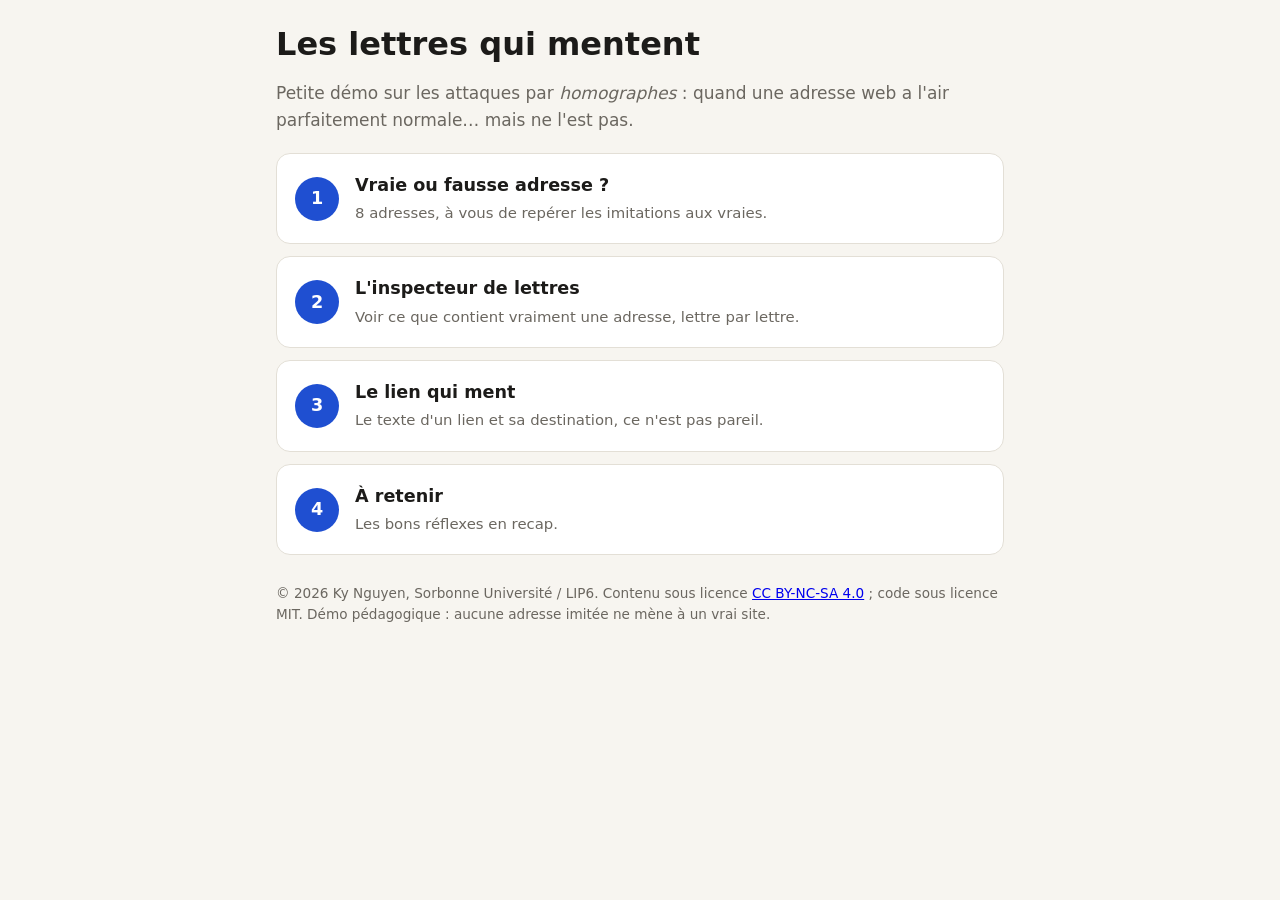
<file: index.html>
<!doctype html>
<html lang="fr">
<head>
<meta charset="utf-8">
<meta name="viewport" content="width=device-width, initial-scale=1">
<title>Les lettres qui mentent</title>
<meta name="description" content="Démo pédagogique : attaques par homographes (IDN) — lettres cyrilliques déguisées en lettres latines.">
<link rel="stylesheet" href="style.css">
</head>
<body>
<main>
  <h1>Les lettres qui mentent</h1>
  <p class="muted">Petite démo sur les attaques par <em>homographes</em> : quand une adresse web a l'air parfaitement normale… mais ne l'est pas.</p>

  <nav class="menu">
    <a href="jeu.html"><span class="num">1</span><span><b>Vraie ou fausse adresse ?</b><span class="d">8 adresses, à vous de repérer les imitations aux vraies.</span></span></a>
    <a href="inspecteur.html"><span class="num">2</span><span><b>L'inspecteur de lettres</b><span class="d">Voir ce que contient vraiment une adresse, lettre par lettre.</span></span></a>
    <a href="lien.html"><span class="num">3</span><span><b>Le lien qui ment</b><span class="d">Le texte d'un lien et sa destination, ce n'est pas pareil.</span></span></a>
    <a href="retenir.html"><span class="num">4</span><span><b>À retenir</b><span class="d">Les bons réflexes en recap.</span></span></a>
  </nav>

  <!-- <footer>Démo pédagogique. Les adresses imitées ne sont pas enregistrées ici et aucune ne mène à un vrai site : elles ne servent qu'à montrer le principe.</footer> -->
   <footer>
    © 2026 Ky Nguyen, Sorbonne Université / LIP6.
    Contenu sous licence <a href="https://creativecommons.org/licenses/by-nc-sa/4.0/deed.fr">CC BY-NC-SA 4.0</a> ;
    code sous licence MIT. Démo pédagogique : aucune adresse imitée ne mène à un vrai site.
  </footer>
</main>
</body>
</html>
</file>
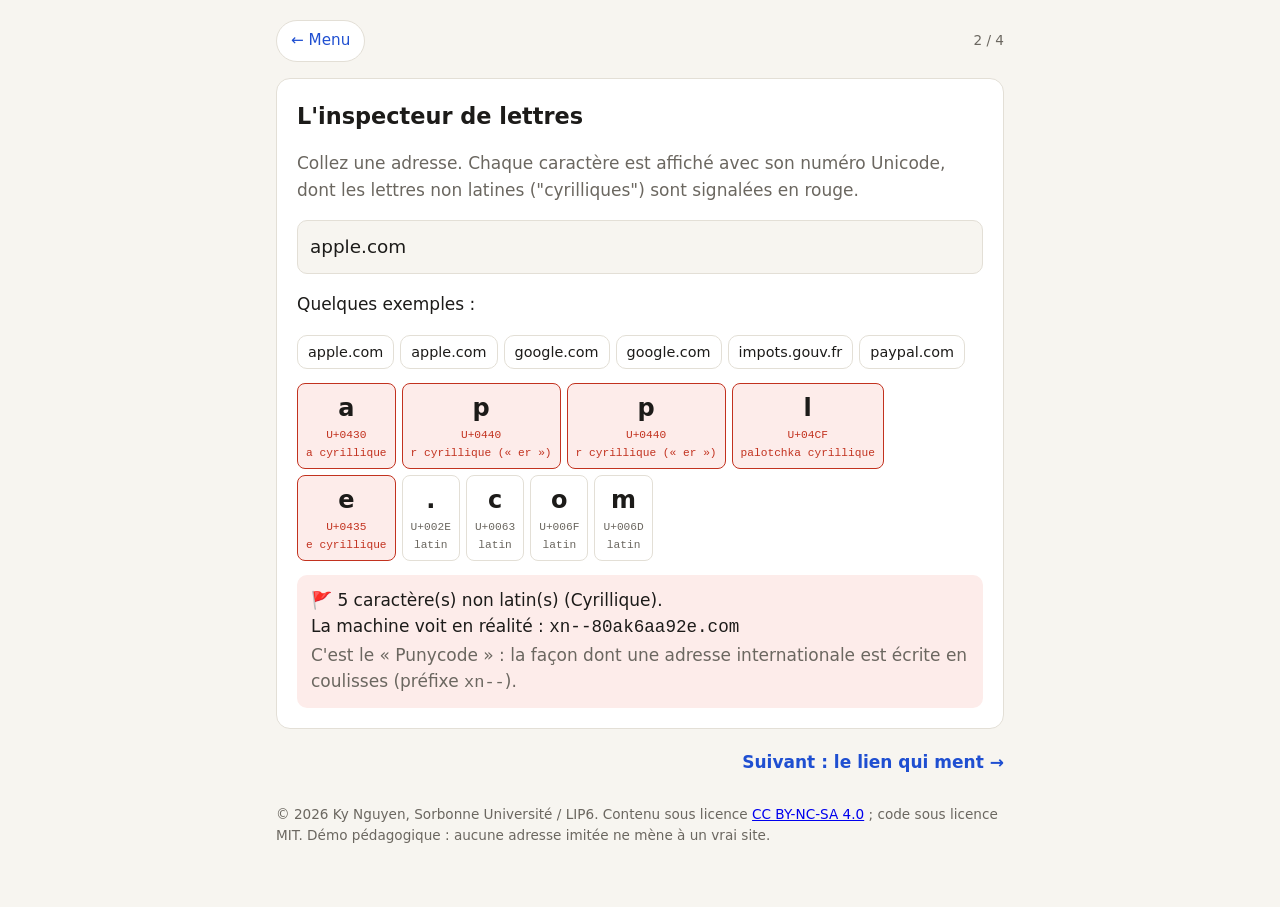
<file: inspecteur.html>
<!doctype html>
<html lang="fr">
<head>
<meta charset="utf-8">
<meta name="viewport" content="width=device-width, initial-scale=1">
<title>L'inspecteur de lettres</title>
<link rel="stylesheet" href="style.css">
</head>
<body>
<main>
  <div class="topbar"><a class="back" href="index.html">← Menu</a><span class="step">2 / 4</span></div>

  <section>
    <h2>L'inspecteur de lettres</h2>
    <p class="muted">Collez une adresse. Chaque caractère est affiché avec son numéro Unicode, dont les lettres non latines ("cyrilliques") sont signalées en rouge.</p>
    <input type="text" id="insp" value="аррӏе.com" autocomplete="off" spellcheck="false" aria-label="Adresse à inspecter">
    <p>Quelques exemples :</p>
    <div class="presets" id="presets"></div>
    <div class="chars" id="chars"></div>
    <div class="verdict" id="verdict"></div>
  </section>

  <p class="next"><a href="lien.html">Suivant : le lien qui ment →</a></p>

  <footer>
    © 2026 Ky Nguyen, Sorbonne Université / LIP6.
    Contenu sous licence <a href="https://creativecommons.org/licenses/by-nc-sa/4.0/deed.fr">CC BY-NC-SA 4.0</a> ;
    code sous licence MIT. Démo pédagogique : aucune adresse imitée ne mène à un vrai site.
  </footer>
</main>

<script>
const NAMES = {
  0x0430:"a cyrillique",0x0435:"e cyrillique",0x043E:"o cyrillique",0x0440:"r cyrillique (« er »)",
  0x0441:"s cyrillique (« es »)",0x0443:"u cyrillique",0x0445:"kha cyrillique",0x0455:"dze cyrillique",
  0x0456:"i cyrillique (ukrainien)",0x0458:"je cyrillique",0x04CF:"palotchka cyrillique",
  0x03BF:"omicron grec",0x03B1:"alpha grec",0x03BD:"nu grec",0x03C1:"rho grec",
};
const isAscii = c => c.codePointAt(0) < 128;
function scriptOf(c){
  if (isAscii(c)) return "Latin";
  if (/\p{Script=Cyrillic}/u.test(c)) return "Cyrillique";
  if (/\p{Script=Greek}/u.test(c)) return "Grec";
  if (/\p{Script=Latin}/u.test(c)) return "Latin";
  return "Autre";
}
const toPuny = h => { try { return new URL("https://" + h).hostname; } catch(e){ return "(adresse invalide)"; } };
const hex = c => "U+" + c.codePointAt(0).toString(16).toUpperCase().padStart(4,"0");
const esc = s => s.replace(/[&<>"]/g, m => ({"&":"&amp;","<":"&lt;",">":"&gt;",'"':"&quot;"}[m]));
const highlighted = s => [...s].map(c => isAscii(c) ? esc(c) : `<mark style="background:var(--mark)">${esc(c)}</mark>`).join("");
const $ = id => document.getElementById(id);

const PRESETS = ["apple.com","аррӏе.com","google.com","gооgle.com","impоts.gouv.fr","раураl.com"];
$("presets").innerHTML = PRESETS.map(p => `<button type="button">${esc(p)}</button>`).join("");
[...$("presets").children].forEach((b,k) => b.onclick = () => { $("insp").value = PRESETS[k]; inspect(); });

function inspect(){
  const s = $("insp").value.trim();
  const chars = [...s];
  $("chars").innerHTML = chars.map(c => {
    const alien = !isAscii(c);
    const label = alien ? (NAMES[c.codePointAt(0)] || scriptOf(c)) : "latin";
    return `<div class="ch${alien ? " alien" : ""}" title="${esc(label)}"><b>${esc(c)}</b><small>${hex(c)}</small><small>${esc(label)}</small></div>`;
  }).join("");
  const aliens = chars.filter(c => !isAscii(c));
  const scripts = [...new Set(aliens.map(scriptOf))];
  const p = toPuny(s);
  const v = $("verdict");
  if (!s){ v.className="verdict"; v.innerHTML=""; return; }
  if (aliens.length === 0){
    v.className = "verdict ok";
    v.innerHTML = `✅ Uniquement des caractères latins simples.<br>La machine voit : <span class="mono puny">${esc(p)}</span>`;
  } else {
    v.className = "verdict ko";
    v.innerHTML = `🚩 ${aliens.length} caractère(s) non latin(s) (${scripts.join(", ")}).<br>
      La machine voit en réalité : <span class="mono puny">${highlighted(p)}</span><br>
      <span class="muted">C'est le « Punycode » : la façon dont une adresse internationale est écrite en coulisses (préfixe <code>xn--</code>).</span>`;
  }
}
$("insp").addEventListener("input", inspect);
inspect();
</script>

</body>
</html>
</file>
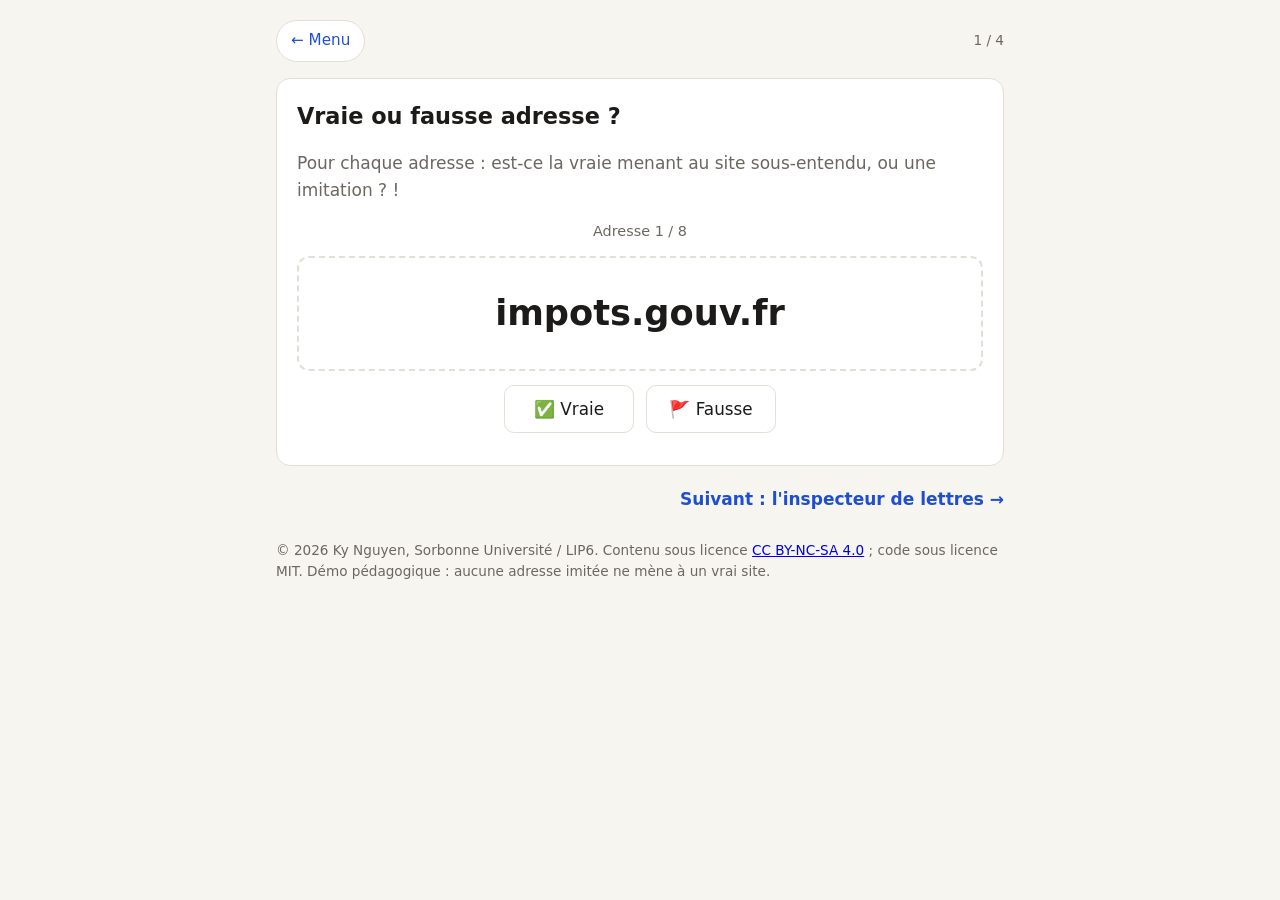
<file: jeu.html>
<!doctype html>
<html lang="fr">
<head>
<meta charset="utf-8">
<meta name="viewport" content="width=device-width, initial-scale=1">
<title>Vraie ou fausse adresse ?</title>
<link rel="stylesheet" href="style.css">
</head>
<body>
<main>
  <div class="topbar"><a class="back" href="index.html">← Menu</a><span class="step">1 / 4</span></div>

  <section>
    <h2>Vraie ou fausse adresse ?</h2>
    <p class="muted">Pour chaque adresse : est-ce la vraie menant au site sous-entendu, ou une imitation ? !</p>
    <div id="game">
      <div class="progress" id="progress"></div>
      <div class="domain" id="domain"></div>
      <div class="choices">
        <button id="btnVrai">✅ Vraie</button>
        <button id="btnFaux">🚩 Fausse</button>
      </div>
      <div class="feedback" id="feedback"></div>
      <div style="text-align:center;margin-top:12px"><button class="primary" id="btnNext" style="display:none">Suivante →</button></div>
    </div>
    <div id="result" style="display:none">
      <div class="score" id="score"></div>
      <p class="muted" style="text-align:center">Voici ce que votre ordinateur voyait vraiment :</p>
      <table>
        <thead><tr><th>Ce que vous avez vu</th><th>Réponse</th><th>Ce que voit la machine</th></tr></thead>
        <tbody id="recap"></tbody>
      </table>
      <div style="text-align:center;margin-top:14px"><button id="btnReplay">Rejouer</button></div>
    </div>
  </section>

  <p class="next"><a href="inspecteur.html">Suivant : l'inspecteur de lettres →</a></p>

  <footer>
    © 2026 Ky Nguyen, Sorbonne Université / LIP6.
    Contenu sous licence <a href="https://creativecommons.org/licenses/by-nc-sa/4.0/deed.fr">CC BY-NC-SA 4.0</a> ;
    code sous licence MIT. Démo pédagogique : aucune adresse imitée ne mène à un vrai site.
  </footer>
</main>

<script>
const ITEMS = [
  { s: "impots.gouv.fr",            real: true,  why: "C'est bien l'adresse officielle." },
  { s: "impоts.gouv.fr",            real: false, why: "Le « o » est un о cyrillique (U+043E). Copier-coller sur navigateur donne: xn--impts-lye.gouv.fr" },
  { s: "laposte.fr",                real: true,  why: "C'est bien l'adresse officielle." },
  { s: "lароstе.fr",                real: false, why: "4 lettres cyrilliques : а, р, о, е. Copier-collez sur navigateur donne: xn--lst-6cd1a5cn.fr" },
  { s: "rnicrosoft.com",            real: false, why: "« rn » (r + n) et non « m ». Aucune astuce Unicode : juste vos yeux." },
  { s: "ameli.fr",                  real: true,  why: "C'est bien l'adresse officielle." },
  { s: "impots.gouv.fr.verification-dossier.com", real: false, why: "Le vrai propriétaire est « verification-dossier.com » : tout ce qui est avant n'est qu'un décor." },
  { s: "ѕоrbоnnе-univеrѕitе.fr",    real: false, why: "7 lettres cyrilliques (ѕ, о, е…). Pas une seule lettre latine « o » ou « e ». Copier-coller sur navigateur donne: xn--rbnn-univrit-vckfd3kc42boa.fr" },
];
const isAscii = c => c.codePointAt(0) < 128;
const toPuny = h => { try { return new URL("https://" + h).hostname; } catch(e){ return "(adresse invalide)"; } };
const esc = s => s.replace(/[&<>"]/g, m => ({"&":"&amp;","<":"&lt;",">":"&gt;",'"':"&quot;"}[m]));
const highlighted = s => [...s].map(c => isAscii(c) ? esc(c) : `<mark style="background:var(--mark)">${esc(c)}</mark>`).join("");

let i = 0, answers = [];
const $ = id => document.getElementById(id);
function show(){
  const it = ITEMS[i];
  $("progress").textContent = `Adresse ${i+1} / ${ITEMS.length}`;
  $("domain").textContent = it.s;
  $("feedback").className = "feedback"; $("feedback").textContent = "";
  $("btnVrai").disabled = $("btnFaux").disabled = false;
  $("btnNext").style.display = "none";
}
function answer(saidReal){
  const it = ITEMS[i], ok = saidReal === it.real;
  answers[i] = ok;
  $("btnVrai").disabled = $("btnFaux").disabled = true;
  const fb = $("feedback");
  fb.className = "feedback " + (ok ? "ok" : "ko");
  fb.innerHTML = `<strong>${ok ? "Bien vu !" : "Raté !"}</strong> ${it.real ? "Vraie adresse." : "Fausse adresse."} ${esc(it.why)}`;
  $("btnNext").style.display = "inline-block";
  $("btnNext").textContent = i === ITEMS.length - 1 ? "Voir le résultat →" : "Suivante →";
}
function finish(){
  $("game").style.display = "none"; $("result").style.display = "block";
  $("score").textContent = `${answers.filter(Boolean).length} / ${ITEMS.length}`;
  $("recap").innerHTML = ITEMS.map(it => {
    const p = toPuny(it.s);
    return `<tr><td>${esc(it.s)}</td>
      <td><span class="tag ${it.real ? "v" : "f"}">${it.real ? "vraie" : "fausse"}</span></td>
      <td><code>${p.includes("xn--") ? highlighted(p) : esc(p)}</code></td></tr>`;
  }).join("");
}
$("btnVrai").onclick = () => answer(true);
$("btnFaux").onclick = () => answer(false);
$("btnNext").onclick = () => { i++; i < ITEMS.length ? show() : finish(); };
$("btnReplay").onclick = () => { i = 0; answers = []; $("result").style.display="none"; $("game").style.display="block"; show(); };
show();
</script>

</body>
</html>
</file>
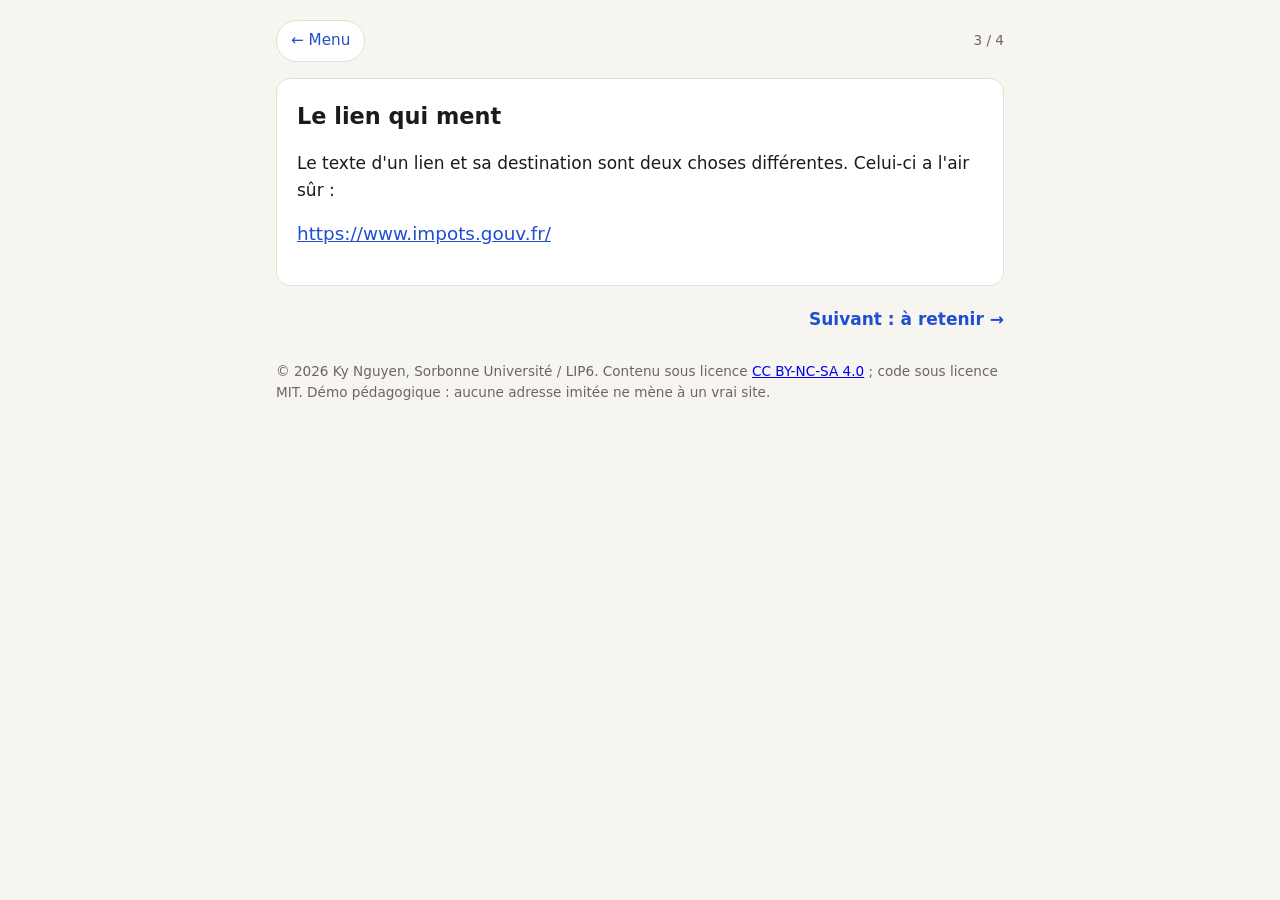
<file: lien.html>
<!doctype html>
<html lang="fr">
<head>
<meta charset="utf-8">
<meta name="viewport" content="width=device-width, initial-scale=1">
<title>Le lien qui ment</title>
<link rel="stylesheet" href="style.css">
</head>
<body>
<main>
  <div class="topbar"><a class="back" href="index.html">← Menu</a><span class="step">3 / 4</span></div>

  <section>
    <h2>Le lien qui ment</h2>
    <p>Le texte d'un lien et sa destination sont deux choses différentes. Celui-ci a l'air sûr :</p>
    <p><a class="fakelink" href="#piege">https://www.impots.gouv.fr/</a></p>
    
    <div id="piege" class="verdict ko">
      <p class="muted">Sur ordinateur : survolez-le et regardez en bas à gauche de la fenêtre. Sur téléphone : appui long. (Ce lien est inoffensif : il reste sur cette page.)</p>
      <strong>Vous avez cliqué sans vérifier 😉</strong><br>
      Le lien affichait <code>impots.gouv.fr</code>, mais il menait ici. Dans un vrai e-mail de phishing, il aurait pu mener n'importe où — y compris vers une adresse en lettres cyrilliques, avec un cadenas 🔒 "https.." parfaitement valide.
    </div>
  </section>

  <p class="next"><a href="retenir.html">Suivant : à retenir →</a></p>

  <footer>
    © 2026 Ky Nguyen, Sorbonne Université / LIP6.
    Contenu sous licence <a href="https://creativecommons.org/licenses/by-nc-sa/4.0/deed.fr">CC BY-NC-SA 4.0</a> ;
    code sous licence MIT. Démo pédagogique : aucune adresse imitée ne mène à un vrai site.
  </footer>
</main>

</body>
</html>
</file>
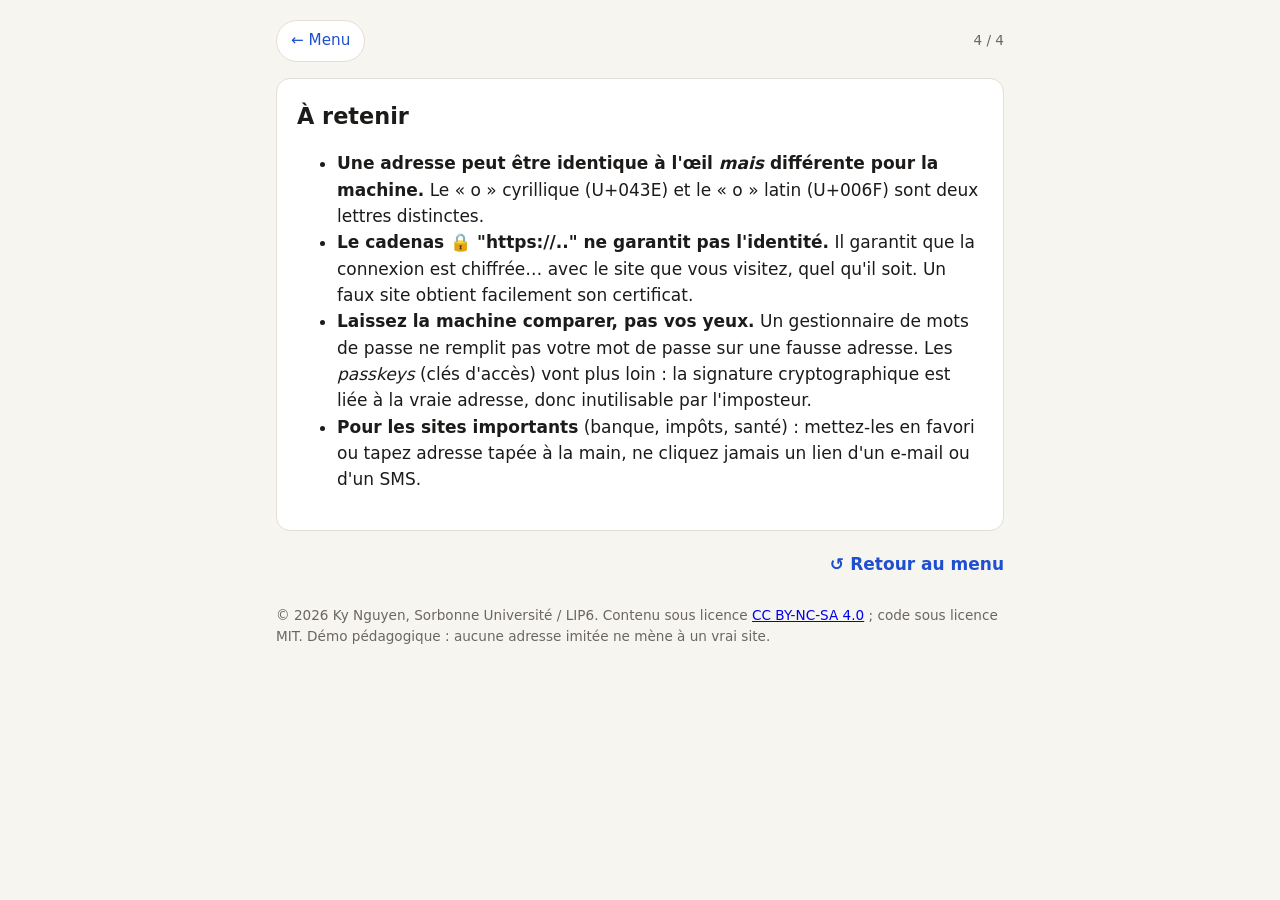
<file: retenir.html>
<!doctype html>
<html lang="fr">
<head>
<meta charset="utf-8">
<meta name="viewport" content="width=device-width, initial-scale=1">
<title>À retenir</title>
<link rel="stylesheet" href="style.css">
</head>
<body>
<main>
  <div class="topbar"><a class="back" href="index.html">← Menu</a><span class="step">4 / 4</span></div>

  <section>
    <h2>À retenir</h2>
    <ul>
      <li><strong>Une adresse peut être identique à l'œil <i>mais</i> différente pour la machine.</strong> Le « о » cyrillique (U+043E) et le « o » latin (U+006F) sont deux lettres distinctes.</li>
      <li><strong>Le cadenas 🔒 "https://.." ne garantit pas l'identité.</strong> Il garantit que la connexion est chiffrée… avec le site que vous visitez, quel qu'il soit. Un faux site obtient facilement son certificat.</li>
      <li><strong>Laissez la machine comparer, pas vos yeux.</strong> Un gestionnaire de mots de passe ne remplit pas votre mot de passe sur une fausse adresse. Les <em>passkeys</em> (clés d'accès) vont plus loin : la signature cryptographique est liée à la vraie adresse, donc inutilisable par l'imposteur.</li>
      <li><strong>Pour les sites importants</strong> (banque, impôts, santé) : mettez-les en favori ou tapez adresse tapée à la main, ne cliquez jamais un lien d'un e-mail ou d'un SMS.</li>
    </ul>
  </section>

  <p class="next"><a href="index.html">↺ Retour au menu</a></p>
  <footer>
    © 2026 Ky Nguyen, Sorbonne Université / LIP6.
    Contenu sous licence <a href="https://creativecommons.org/licenses/by-nc-sa/4.0/deed.fr">CC BY-NC-SA 4.0</a> ;
    code sous licence MIT. Démo pédagogique : aucune adresse imitée ne mène à un vrai site.
  </footer>
</main>
</body>
</html>
</file>
<file: style.css>
:root{
  --bg:#f7f5f0; --card:#ffffff; --ink:#1c1b19; --muted:#6b6760; --line:#e3dfd6;
  --accent:#1f4fd1; --good:#1d7a46; --bad:#c2321f; --warn-bg:#fdecea; --good-bg:#e7f4ec;
  --mark:#ffe08a;
}
@media (prefers-color-scheme: dark){
  :root{ --bg:#141412; --card:#1e1d1a; --ink:#f0ede6; --muted:#a29d93; --line:#34322d;
    --accent:#7aa2ff; --good:#5fcf8d; --bad:#ff7a66; --warn-bg:#3a1f1b; --good-bg:#16301f; --mark:#6b5410; }
}
*{box-sizing:border-box}
body{margin:0;background:var(--bg);color:var(--ink);
  font:17px/1.55 system-ui,-apple-system,"Segoe UI",Roboto,"Helvetica Neue",Arial,sans-serif}
main{max-width:760px;margin:0 auto;padding:20px 16px 64px}
h1{font-size:2rem;line-height:1.15;margin:.2em 0 .3em}
h2{margin:0 0 .4em;font-size:1.4rem}
.muted{color:var(--muted)}
section{background:var(--card);border:1px solid var(--line);border-radius:14px;padding:20px;margin-top:16px}
button{font:inherit;cursor:pointer;border-radius:10px;border:1px solid var(--line);background:var(--card);color:var(--ink);padding:10px 16px}
button.primary{background:var(--accent);border-color:var(--accent);color:#fff}
button:disabled{opacity:.5;cursor:default}

/* Barre du haut : retour + étape */
.topbar{display:flex;align-items:center;justify-content:space-between;gap:12px}
.back{display:inline-flex;align-items:center;gap:6px;color:var(--accent);text-decoration:none;
  border:1px solid var(--line);border-radius:999px;padding:8px 14px;background:var(--card);font-size:.95rem}
.step{font-size:.85rem;color:var(--muted)}
.next{display:block;text-align:right;margin-top:20px}
.next a{color:var(--accent);text-decoration:none;font-weight:600}

/* Menu */
.menu{display:grid;gap:12px;margin-top:20px}
.menu a{display:flex;gap:16px;align-items:center;text-decoration:none;color:var(--ink);
  background:var(--card);border:1px solid var(--line);border-radius:14px;padding:18px}
.menu a:hover{border-color:var(--accent)}
.menu .num{flex:none;width:44px;height:44px;border-radius:50%;display:grid;place-items:center;
  background:var(--accent);color:#fff;font-weight:700;font-size:1.1rem}
.menu b{display:block;font-size:1.1rem}
.menu span.d{color:var(--muted);font-size:.93rem}

/* Jeu */
.domain{font-size:clamp(1.4rem,6vw,2.2rem);font-weight:600;text-align:center;padding:28px 8px;
  border:2px dashed var(--line);border-radius:12px;margin:14px 0;word-break:break-all}
.choices{display:flex;gap:12px;justify-content:center}
.choices button{min-width:130px;font-size:1.05rem}
.progress{font-size:.9rem;color:var(--muted);text-align:center}
.feedback{margin-top:14px;padding:12px 14px;border-radius:10px;display:none}
.feedback.ok{display:block;background:var(--good-bg)}
.feedback.ko{display:block;background:var(--warn-bg)}
.score{font-size:1.5rem;font-weight:700;text-align:center;margin:8px 0}
table{width:100%;border-collapse:collapse;font-size:.92rem}
th,td{text-align:left;padding:7px 6px;border-bottom:1px solid var(--line);vertical-align:top}
td code,.mono{font-family:ui-monospace,SFMono-Regular,Menlo,Consolas,monospace;word-break:break-all}
#recap td:first-child{word-break:break-all;width:42%}
#recap td:last-child{width:40%}
@media (max-width:480px){ table{font-size:.8rem} }
.tag{display:inline-block;font-size:.78rem;padding:1px 8px;border-radius:999px;font-weight:600}
.tag.v{background:var(--good-bg);color:var(--good)} .tag.f{background:var(--warn-bg);color:var(--bad)}

/* Inspecteur */
input[type=text]{width:100%;font:inherit;font-size:1.15rem;padding:12px;border-radius:10px;border:1px solid var(--line);background:var(--bg);color:var(--ink)}
.presets{display:flex;flex-wrap:wrap;gap:6px;margin:10px 0}
.presets button{padding:5px 10px;font-size:.9rem}
.chars{display:flex;flex-wrap:wrap;gap:6px;margin:14px 0}
.ch{border:1px solid var(--line);border-radius:8px;padding:6px 8px;text-align:center;min-width:54px}
.ch b{display:block;font-size:1.5rem;font-weight:600}
.ch small{display:block;font-size:.7rem;color:var(--muted);font-family:ui-monospace,Menlo,Consolas,monospace}
.ch.alien{border-color:var(--bad);background:var(--warn-bg)}
.ch.alien small{color:var(--bad)}
.verdict{padding:12px 14px;border-radius:10px;margin-top:6px}
.verdict.ok{background:var(--good-bg)} .verdict.ko{background:var(--warn-bg)}
.puny{font-size:1.1rem}

/* Lien */
.fakelink{font-size:1.15rem;color:var(--accent);word-break:break-all}
#piege{display:none}
#piege:target{display:block}

footer{margin-top:28px;font-size:.85rem;color:var(--muted)}
</file>
